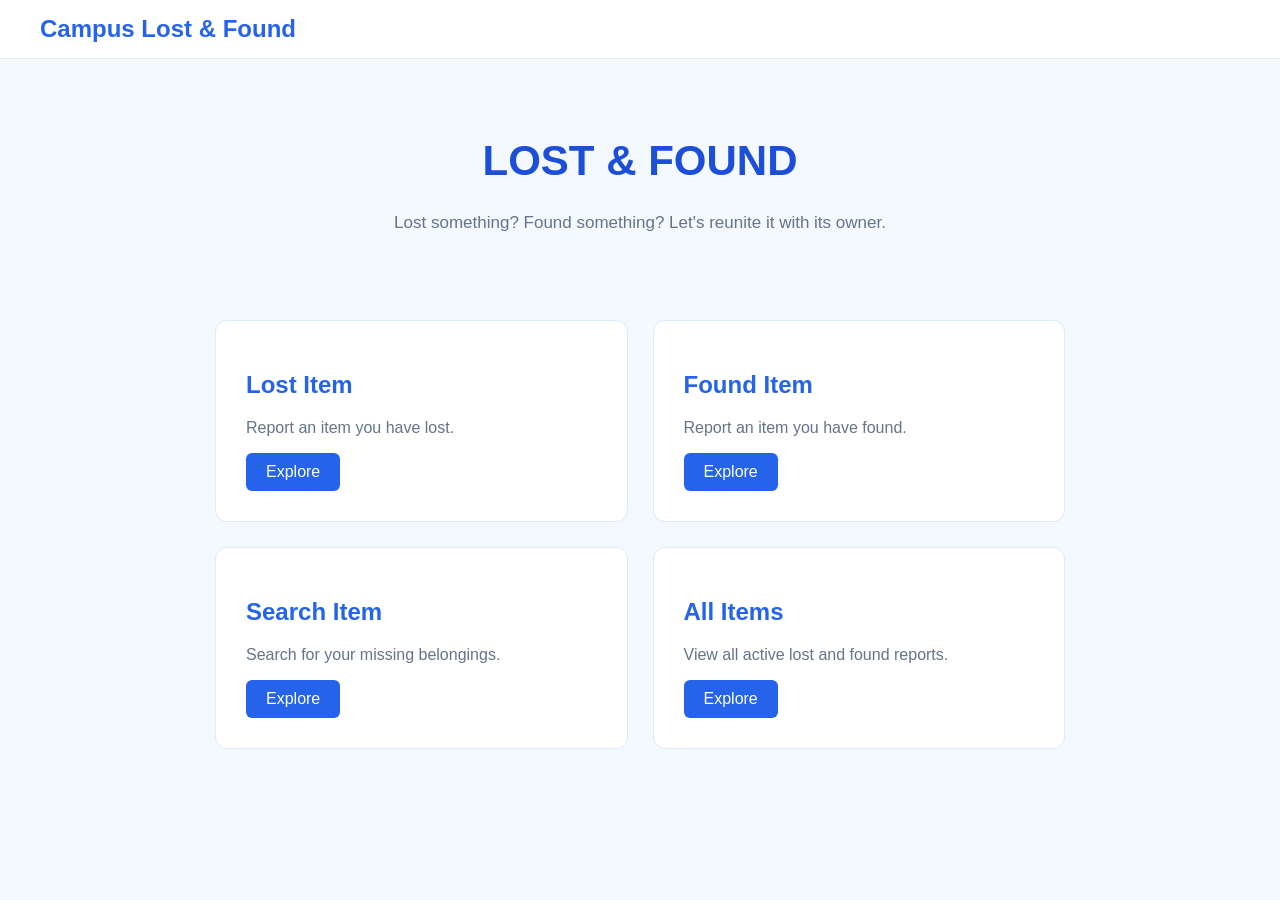
<file: index.html>
<!DOCTYPE html>
<html lang="en">
<head>
    <meta charset="UTF-8">
    <meta name="viewport" content="width=device-width, initial-scale=1.0">
    <title>Campus Lost & Found</title>
    <link rel="stylesheet" href="css/style.css">
</head>


<body>

    <!-- Navigation bar -->
    <nav>
        <h2>Campus Lost & Found</h2>
    </nav>

    <!-- Main heading -->
    <header>
        <h1>LOST & FOUND</h1>
        <p>Lost something? Found something? Let's reunite it with its owner.</p>
    </header>

    <!-- Homepage cards -->
    <div class="container">

        <div class="card">
            <h2>Lost Item</h2>
            <p>Report an item you have lost.</p>
            <a href="lost.html">Explore</a>
        </div>

        <div class="card">
            <h2>Found Item</h2>
            <p>Report an item you have found.</p>
            <a href="found.html">Explore</a>
        </div>

        <div class="card">
            <h2>Search Item</h2>
            <p>Search for your missing belongings.</p>
            <a href="search.html">Explore</a>
        </div>

        <div class="card">
            <h2>All Items</h2>
            <p>View all active lost and found reports.</p>
            <a href="all-items.html">Explore</a>
        </div>

    </div>

    <script src="script.js"></script>
</body>
</html>

</html>
</file>
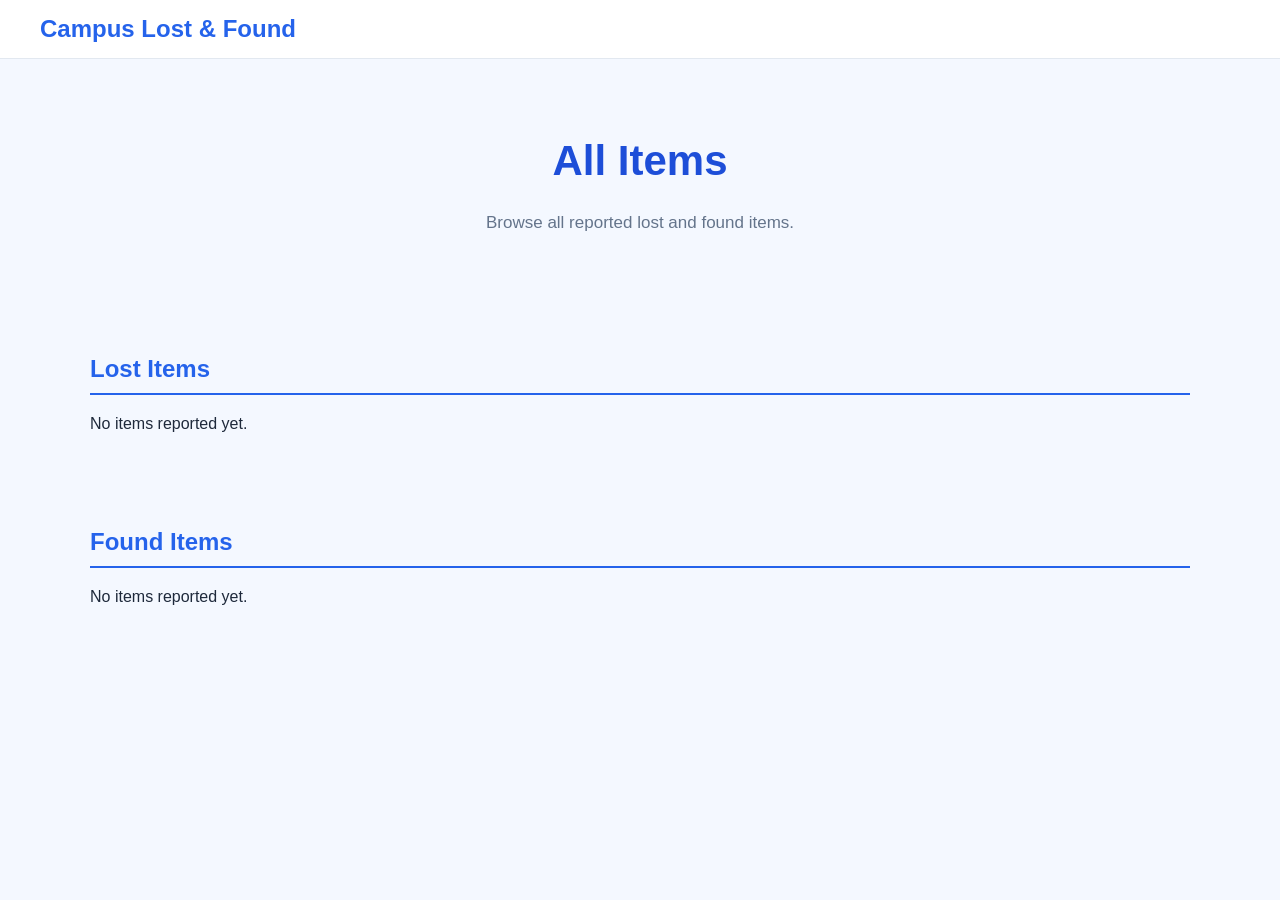
<file: all-items.html>
<!DOCTYPE html>
<html lang="en">

<head>
    <meta charset="UTF-8">
    <meta name="viewport" content="width=device-width, initial-scale=1.0">
    <title>All Items</title>
    <link rel="stylesheet" href="css/style.css">
</head>

<body>

    <nav>
        <h2>Campus Lost & Found</h2>
    </nav>

    <header>
        <h1>All Items</h1>
        <p>Browse all reported lost and found items.</p>
    </header>

    <section class="items-section">
        <h2>Lost Items</h2>
        <div id="lostItemsContainer" class="items-grid"></div>
    </section>

    <section class="items-section">
        <h2>Found Items</h2>
        <div id="foundItemsContainer" class="items-grid"></div>
    </section>

    <script src="script.js"></script>

</body>

</html>
</file>
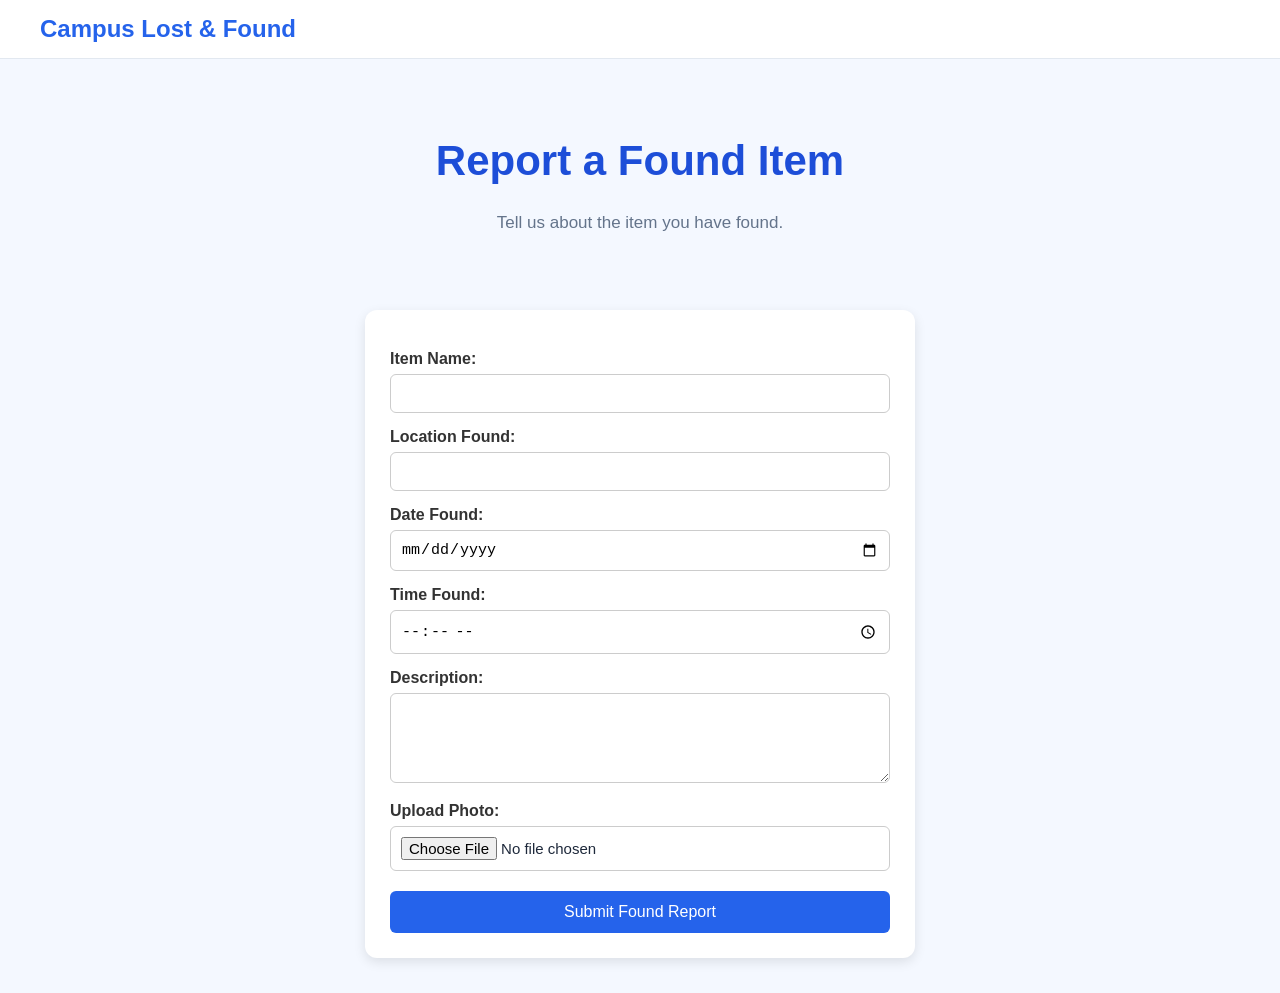
<file: found.html>
<!DOCTYPE html>
<html lang="en">

<head>
    <meta charset="UTF-8">
    <meta name="viewport" content="width=device-width, initial-scale=1.0">
    <title>Report Lost Item</title>
    <link rel="stylesheet" href="css/style.css">
</head>
<body>

    <nav>
        <h2>Campus Lost & Found</h2>
    </nav>

    <header>
        <h1>Report a Found Item</h1>
        <p>Tell us about the item you have found.</p>
    </header>

    <form id="foundForm">
        <label for="itemName">Item Name:</label>
        <input type="text" id="itemName" name="itemName" required>

        <label for="location">Location Found:</label>
        <input type="text" id="location" name="location" required>

        <label for="date">Date Found:</label>
        <input type="date" id="date" name="date" required>

        <label for="time">Time Found:</label>
        <input type="time" id="time" name="time" required>

        <label for="description">Description:</label>
        <textarea id="description" name="description" rows="4" required></textarea>

        <label for="photo">Upload Photo:</label>
        <input type="file" id="photo" name="photo" accept="image/*" required>

        <button type="submit">Submit Found Report</button>

</form>




    <script src="script.js"></script>

</body>
</html>
</file>
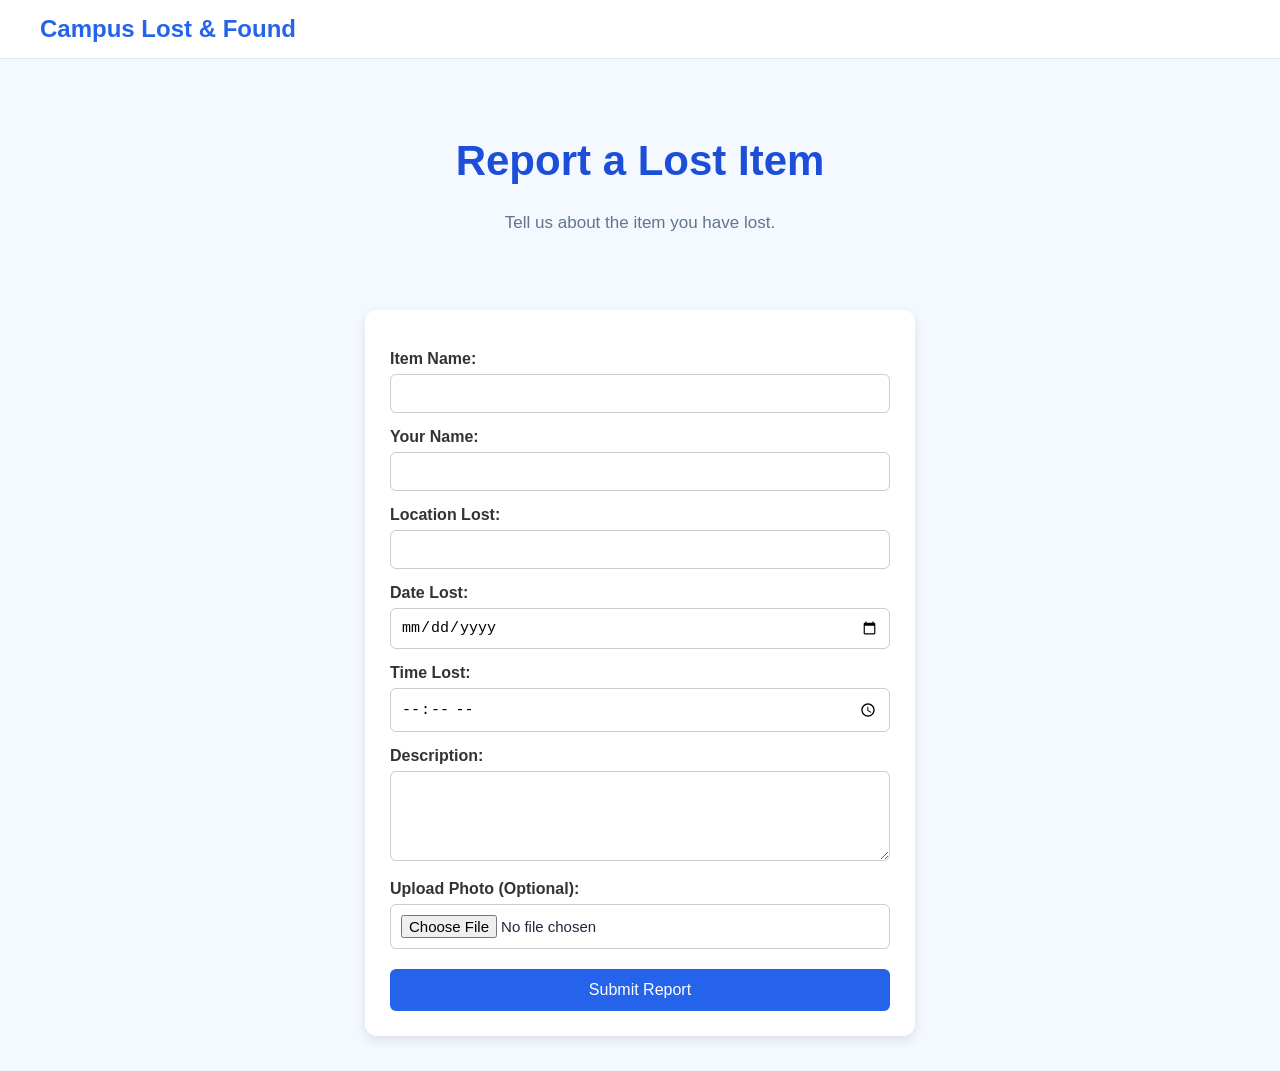
<file: lost.html>
<!DOCTYPE html>
<html lang="en">

<head>
    <meta charset="UTF-8">
    <meta name="viewport" content="width=device-width, initial-scale=1.0">
    <title>Report Lost Item</title>
    <link rel="stylesheet" href="css/style.css">
</head>

<body>

    <nav>
        <h2>Campus Lost & Found</h2>
    </nav>

    <header>
        <h1>Report a Lost Item</h1>
        <p>Tell us about the item you have lost.</p>
    </header>

    <form id="lostForm">
        <!-- We'll add form fields here -->
         <label for="itemName">Item Name:</label>
         <input type="text" id="itemName" name="itemName" required>
         <label for="personName">Your Name:</label>
         <input type="text" id="personName" name="personName" required>
         <label for="location">Location Lost:</label>
         <input type="text" id="location" name="location" required>
         <label for="date">Date Lost:</label>
         <input type="date" id="date" name="date" required>
         <label for="time">Time Lost:</label>
         <input type="time" id="time" name="time" required>
         <label for="description">Description:</label>
         <textarea id="description" name="description" rows="4" required></textarea>
         <label for="photo">Upload Photo (Optional):</label>
         <input type="file" id="photo" name="photo" accept="image/*">
         <button type="submit">Submit Report</button>

    </form>

    <script src="script.js"></script>

</body>
</html>
</file>
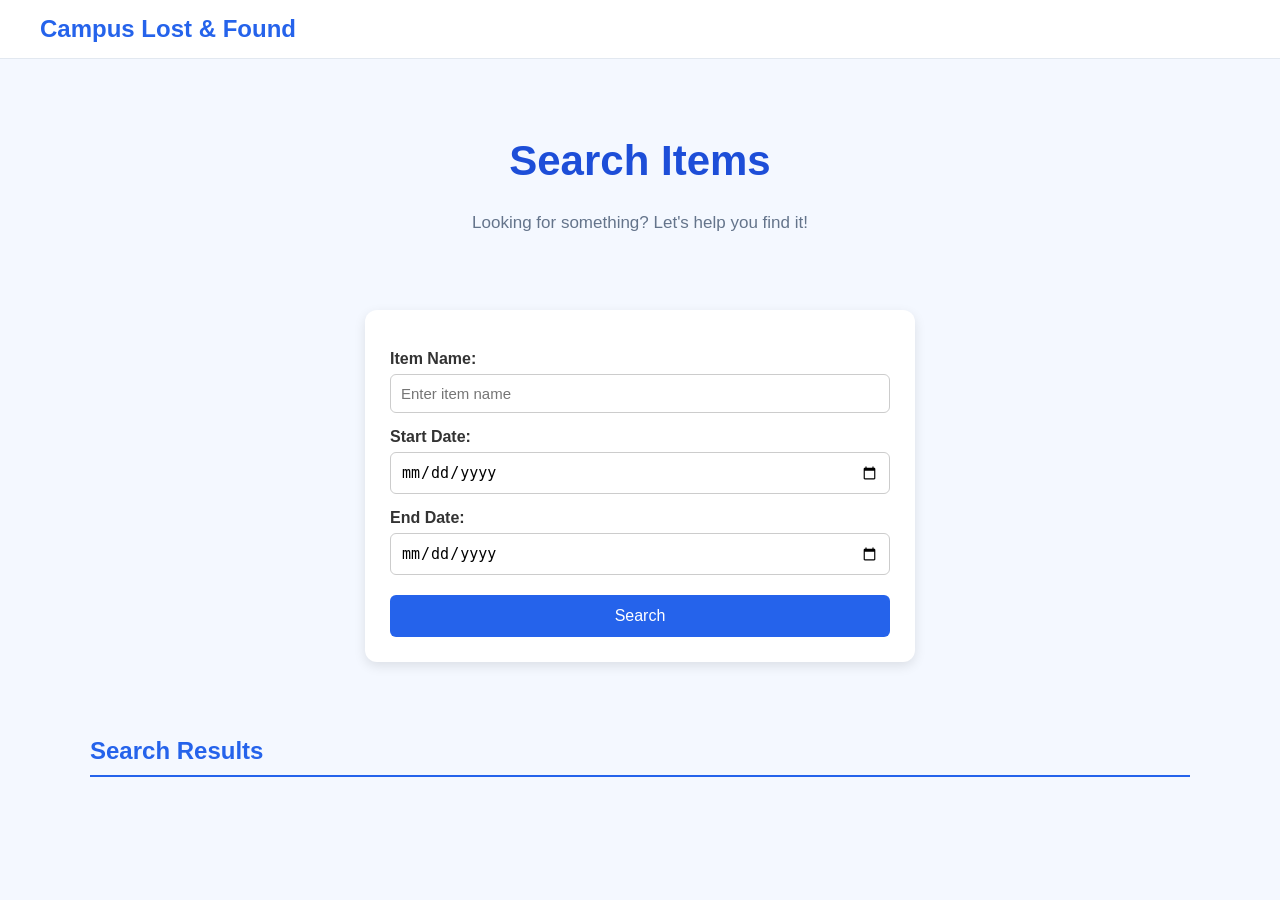
<file: search.html>
<!DOCTYPE html>
<html lang="en">
<head>
    <meta charset="UTF-8">
    <meta name="viewport" content="width=device-width, initial-scale=1.0">
    <title>Search Items</title>
    <link rel="stylesheet" href="css/style.css">
</head>
<body>

    <nav>
        <h2>Campus Lost & Found</h2>
    </nav>

    <header>
        <h1>Search Items</h1>
        <p>Looking for something? Let's help you find it!</p>
    </header>

    <form id="searchForm">

        <label for="searchName">Item Name:</label>
        <input type="text" id="searchName" placeholder="Enter item name">

        <label for="startDate">Start Date:</label>
        <input type="date" id="startDate">

        <label for="endDate">End Date:</label>
        <input type="date" id="endDate">

        <button type="submit">Search</button>

    </form>

    <section class="items-section">
        <h2>Search Results</h2>
        <div id="searchResults" class="items-grid"></div>
    </section>

    <script src="script.js"></script>

</body>
</html>
</file>
<file: css/style.css>
@media (max-width: 600px) {
    .container {
        grid-template-columns: 1fr;
    }

    header h1 {
        font-size: 32px;
    }

    nav {
        padding: 15px 20px;
    }
}
/* General page styling */
body {
    margin: 0;
    font-family: Arial, sans-serif;
    background-color: #f4f8ff;
    color: #1e293b;
}

/* Navigation bar */
nav {
    background-color: #ffffff;
    padding: 15px 40px;
    border-bottom: 1px solid #e2e8f0;
}

nav h2 {
    color: #2563eb;
    margin: 0;
}

/* Main heading */
header {
    text-align: center;
    padding: 50px 20px 30px;
}

header h1 {
    color: #1d4ed8;
    font-size: 42px;
}

header p {
    color: #64748b;
    font-size: 17px;
}

/* Cards container */
.container {
    display: grid;
    grid-template-columns: repeat(2, 1fr);
    gap: 25px;
    max-width: 850px;
    margin: 20px auto;
    padding: 20px;
}

/* Individual cards */
.card {
    background-color: white;
    padding: 30px;
    border: 1px solid #dbeafe;
    border-radius: 12px;
}

/* Card headings */
.card h2 {
    color: #2563eb;
}

/* Card descriptions */
.card p {
    color: #64748b;
}

/* Explore links */
.card a {
    display: inline-block;
    background-color: #2563eb;
    color: white;
    text-decoration: none;
    padding: 10px 20px;
    border-radius: 6px;
}

/* Hover effect */
.card a:hover {
    background-color: #1e40af;
}
form {
    max-width: 500px;
    margin: 30px auto;
    padding: 25px;
    background-color: white;
    border-radius: 12px;
    box-shadow: 0 4px 12px rgba(0, 0, 0, 0.1);
}

label {
    display: block;
    margin-top: 15px;
    margin-bottom: 6px;
    font-weight: bold;
    color: #333;
}

input, textarea {
    width: 100%;
    padding: 10px;
    border: 1px solid #ccc;
    border-radius: 6px;
    font-size: 15px;
    box-sizing: border-box;
}

button {
    width: 100%;
    margin-top: 20px;
    padding: 12px;
    background-color: #2563eb;
    color: white;
    border: none;
    border-radius: 6px;
    font-size: 16px;
    cursor: pointer;
}

button:hover {
    background-color: #1d4ed8;
}

.items-section {
    max-width: 1100px;
    margin: 35px auto;
    padding: 20px;
}

.items-section h2 {
    color: #2563eb;
    margin-bottom: 20px;
    border-bottom: 2px solid #2563eb;
    padding-bottom: 10px;
}

.items-grid {
    display: grid;
    grid-template-columns: repeat(auto-fit, minmax(250px, 1fr));
    gap: 20px;
}

.item-card {
    background-color: white;
    padding: 20px;
    border-radius: 12px;
    box-shadow: 0 3px 10px rgba(0, 0, 0, 0.1);
}

.item-card h3 {
    color: #2563eb;
    margin-bottom: 12px;
}

.item-card p {
    margin: 8px 0;
    color: #555;
}

.item-card img {
    width: 100%;
    max-width: 200px;
    height: 150px;
    object-fit: contain;
    border-radius: 8px;
    margin-top: 12px;
}
.items-grid {
    display: grid;
    grid-template-columns: repeat(auto-fill, minmax(220px, 1fr));
    gap: 15px;
}

.item-card {
    background-color: white;
    padding: 14px;
    border-radius: 10px;
    box-shadow: 0 2px 8px rgba(0, 0, 0, 0.08);
}

.item-card h3 {
    font-size: 18px;
    margin: 0 0 10px;
}

.item-card p {
    font-size: 14px;
    margin: 5px 0;
}

.item-card img {
    width: 100%;
    max-width: 130px;
    height: 110px;
    object-fit: contain;
    margin-top: 8px;
}
/* Search Form */

#searchForm {
    max-width: 500px;
    margin: 30px auto;
    padding: 25px;
    background-color: white;
    border-radius: 12px;
    box-shadow: 0 4px 12px rgba(0, 0, 0, 0.1);
}

#searchForm label {
    display: block;
    margin-top: 15px;
    margin-bottom: 6px;
    font-weight: bold;
    color: #333;
}

#searchForm input {
    width: 100%;
    padding: 10px;
    border: 1px solid #ccc;
    border-radius: 6px;
    font-size: 15px;
    box-sizing: border-box;
}

#searchForm button {
    width: 100%;
    margin-top: 20px;
    padding: 12px;
    background-color: #2563eb;
    color: white;
    border: none;
    border-radius: 6px;
    font-size: 16px;
    cursor: pointer;
}

#searchForm button:hover {
    background-color: #1d4ed8;
}
</file>
